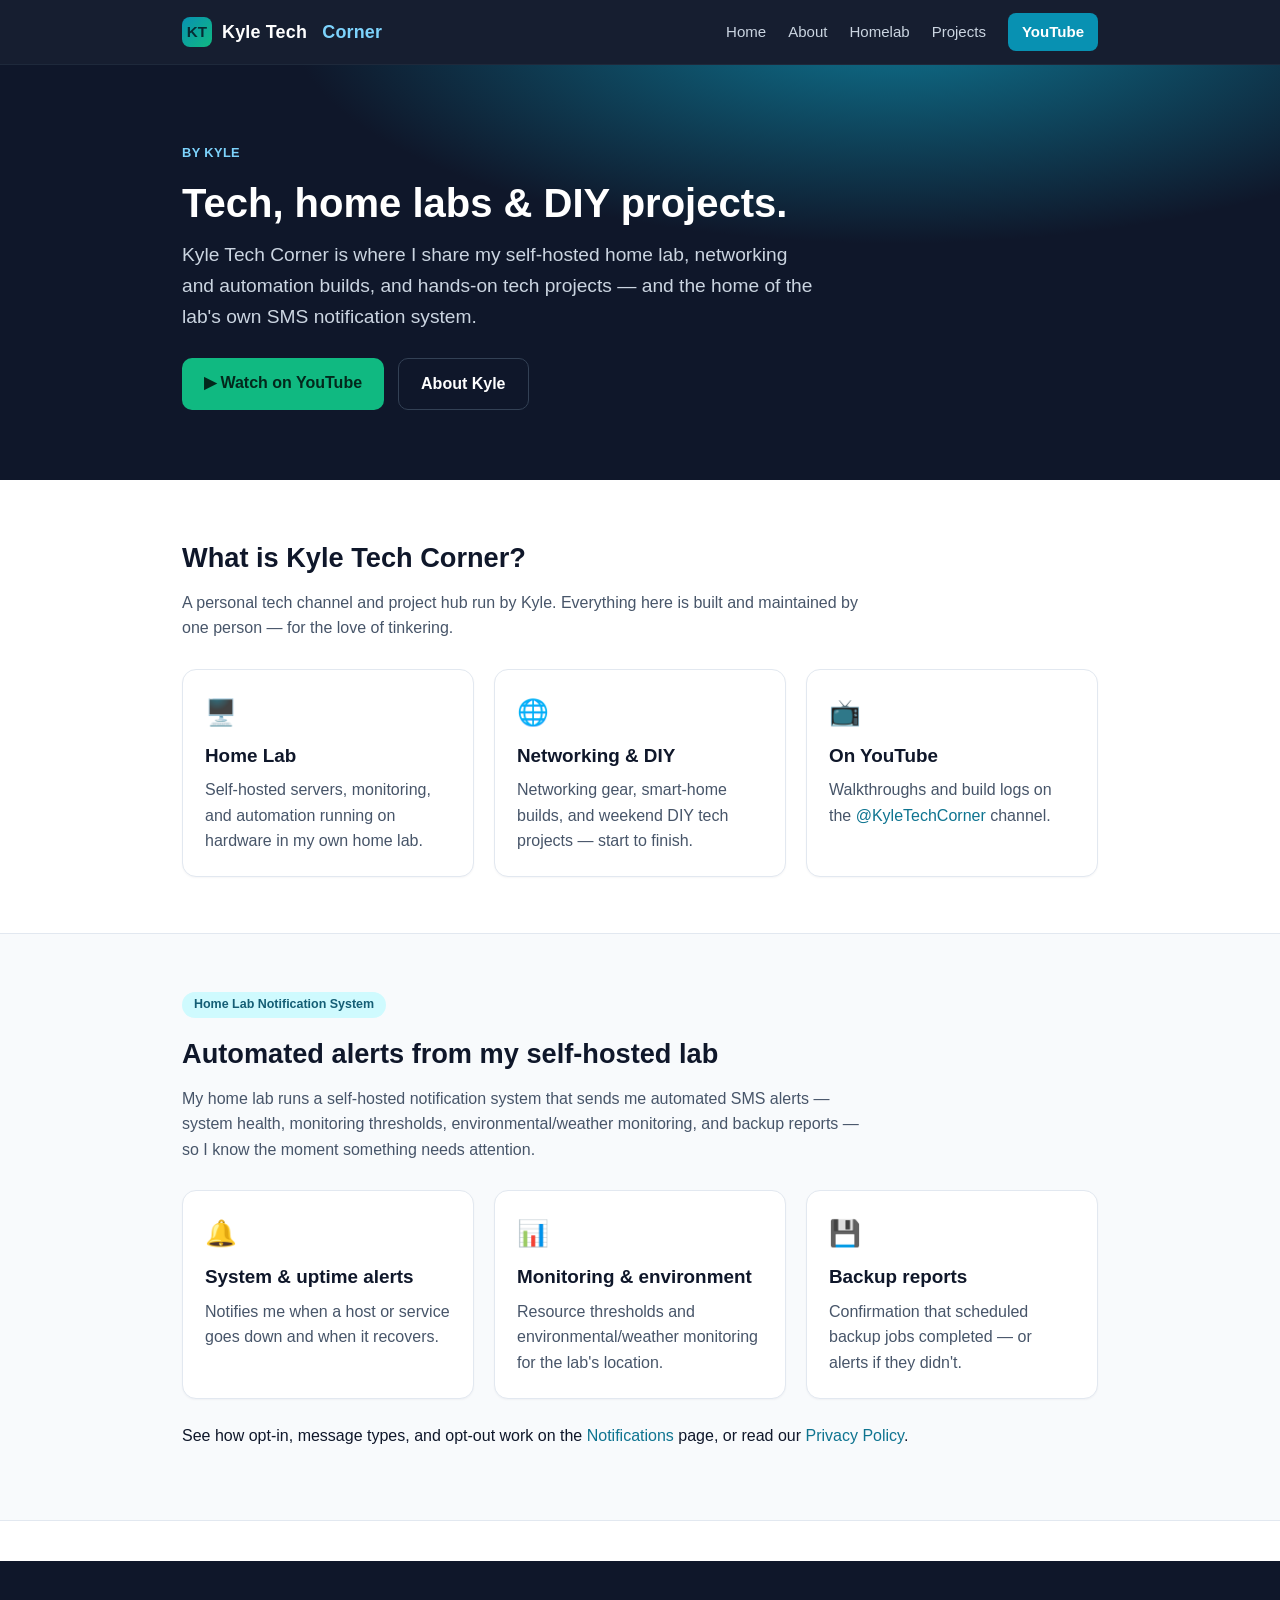
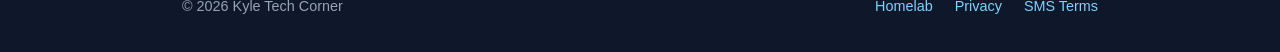
<file: index.html>
<!DOCTYPE html>
<html lang="en">
<head>
<meta name="robots" content="noindex,nofollow">
<meta charset="utf-8">
<meta name="viewport" content="width=device-width, initial-scale=1">
<title>Kyle Tech Corner — Home Lab, Tech & DIY Projects</title>
<meta name="description" content="Kyle Tech Corner is a tech, home lab, and DIY projects channel by Kyle. Home of the Kyle Tech Corner self-hosted home lab notification system.">
<link rel="stylesheet" href="style.css">
</head>
<body>

<header class="site">
  <div class="wrap nav">
    <a class="brand" href="index.html"><span class="logo">KT</span>Kyle&nbsp;Tech&nbsp;<span class="tag">Corner</span></a>
        <nav class="links">
      <a href="index.html">Home</a>
      <a href="about.html">About</a>
      <a href="homelab.html">Homelab</a>
      <a href="projects/index.html">Projects</a>
      <a class="yt" href="https://www.youtube.com/@KyleTechCorner" target="_blank" rel="noopener">YouTube</a>
    </nav>
  </div>
</header>

<section class="hero">
  <div class="wrap">
    <div class="by">By Kyle</div>
    <h1>Tech, home labs &amp; DIY projects.</h1>
    <p class="lead">Kyle Tech Corner is where I share my self-hosted home lab, networking and
    automation builds, and hands-on tech projects — and the home of the lab's own SMS
    notification system.</p>
    <div class="btns">
      <a class="btn primary" href="https://www.youtube.com/@KyleTechCorner" target="_blank" rel="noopener">▶ Watch on YouTube</a>
      <a class="btn ghost" href="about.html">About Kyle</a>
    </div>
  </div>
</section>

<section>
  <div class="wrap">
    <h2>What is Kyle Tech Corner?</h2>
    <p class="sub">A personal tech channel and project hub run by Kyle. Everything here is
    built and maintained by one person — for the love of tinkering.</p>
    <div class="grid">
      <div class="card">
        <div class="ico">🖥️</div>
        <h3>Home Lab</h3>
        <p>Self-hosted servers, monitoring, and automation running on hardware in my own home lab.</p>
      </div>
      <div class="card">
        <div class="ico">🌐</div>
        <h3>Networking &amp; DIY</h3>
        <p>Networking gear, smart-home builds, and weekend DIY tech projects — start to finish.</p>
      </div>
      <div class="card">
        <div class="ico">📺</div>
        <h3>On YouTube</h3>
        <p>Walkthroughs and build logs on the
        <a href="https://www.youtube.com/@KyleTechCorner" target="_blank" rel="noopener">@KyleTechCorner</a> channel.</p>
      </div>
    </div>
  </div>
</section>

<section class="alt">
  <div class="wrap">
    <span class="tag-pill">Home Lab Notification System</span>
    <h2>Automated alerts from my self-hosted lab</h2>
    <p class="sub">My home lab runs a self-hosted notification system that sends me automated SMS
    alerts — system health, monitoring thresholds, environmental/weather monitoring, and backup
    reports — so I know the moment something needs attention.</p>
    <div class="grid">
      <div class="card">
        <div class="ico">🔔</div>
        <h3>System &amp; uptime alerts</h3>
        <p>Notifies me when a host or service goes down and when it recovers.</p>
      </div>
      <div class="card">
        <div class="ico">📊</div>
        <h3>Monitoring &amp; environment</h3>
        <p>Resource thresholds and environmental/weather monitoring for the lab's location.</p>
      </div>
      <div class="card">
        <div class="ico">💾</div>
        <h3>Backup reports</h3>
        <p>Confirmation that scheduled backup jobs completed — or alerts if they didn't.</p>
      </div>
    </div>
    <p style="margin-top:24px">
      See how opt-in, message types, and opt-out work on the
      <a href="notifications.html">Notifications</a> page, or read our
      <a href="privacy.html">Privacy Policy</a>.
    </p>
  </div>
</section>

<footer class="site">
  <div class="wrap row">
    <div>© 2026 Kyle Tech Corner</div>
    <div class="links">
      <a href="homelab.html">Homelab</a>
      <a href="privacy.html">Privacy</a>
      <a href="notifications.html">SMS Terms</a>
    </div>
  </div>
</footer>

</body>
</html>
</file>
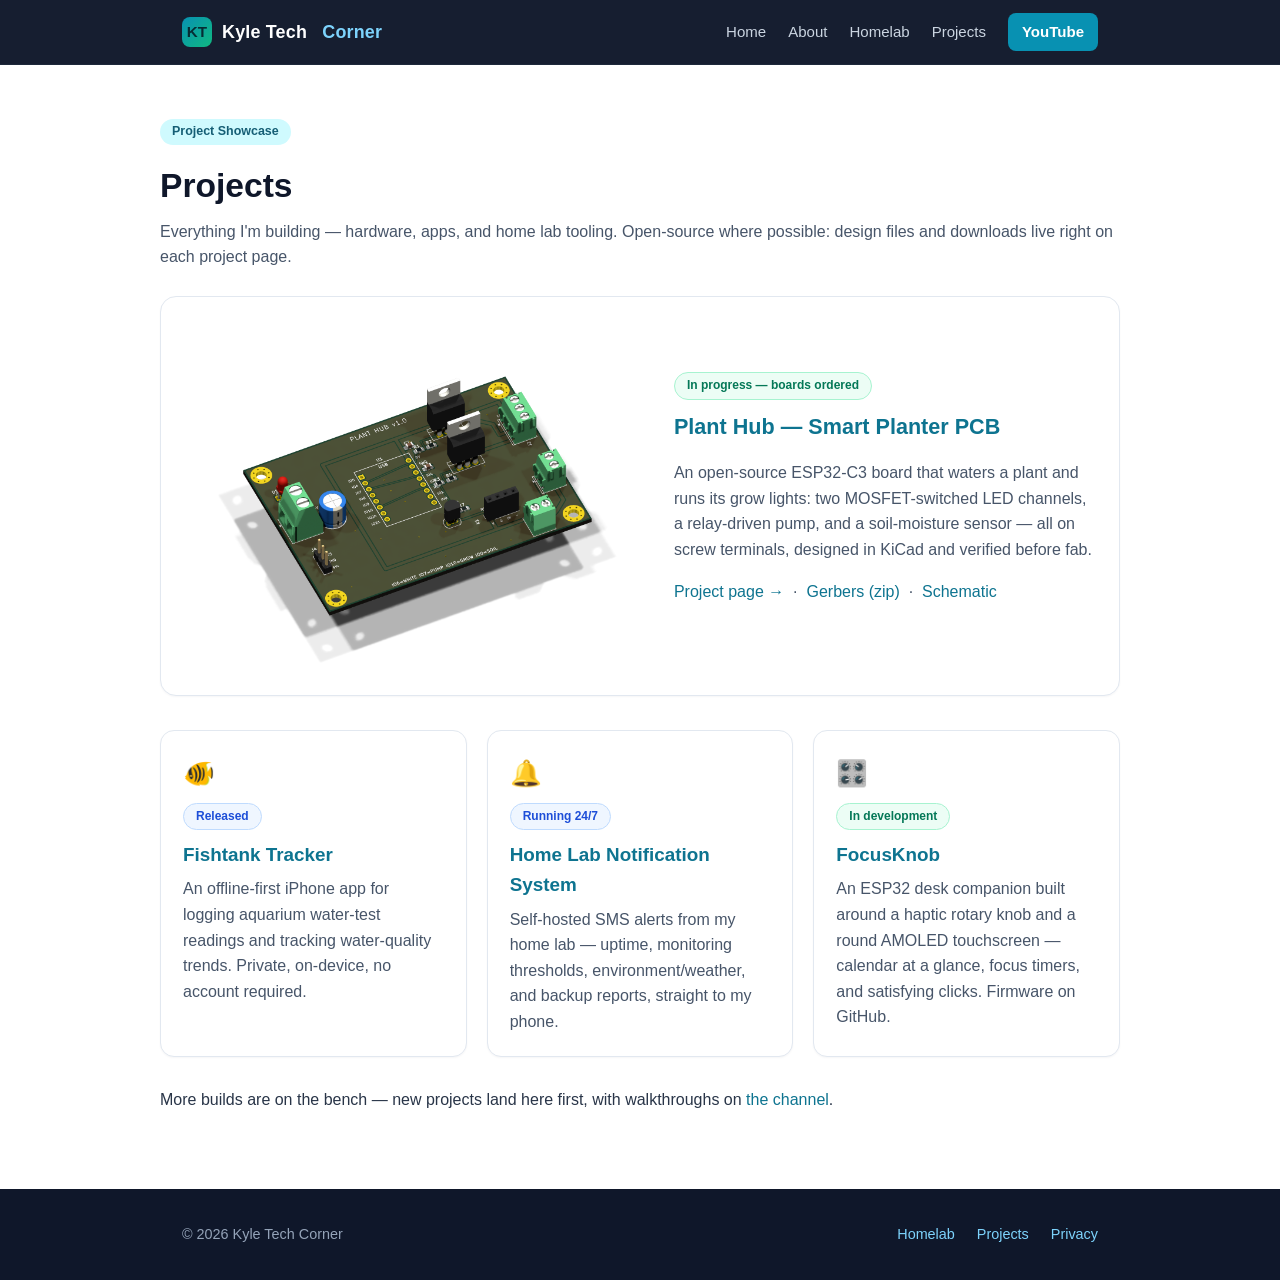
<file: projects/index.html>
<!DOCTYPE html>
<html lang="en">
<head>
<meta charset="utf-8">
<meta name="viewport" content="width=device-width, initial-scale=1">
<title>Projects | Kyle Tech Corner</title>
<meta name="description" content="DIY tech projects by Kyle Tech Corner — open-source PCBs, apps, and home lab builds. Design files and downloads included.">
<link rel="stylesheet" href="../style.css">
<style>
  .feature{display:grid;grid-template-columns:1.1fr 1fr;gap:26px;align-items:center;
    background:var(--bg);border:1px solid var(--line);border-radius:16px;padding:26px;
    box-shadow:0 1px 2px rgba(15,23,42,.04);margin:0 0 34px}
  .feature img{width:100%;height:auto;border-radius:10px;display:block}
  .feature h3{font-size:1.35rem;margin:0 0 8px}
  .feature p{color:var(--ink-soft)}
  .status-pill{display:inline-block;border-radius:999px;padding:3px 12px;font-size:.75rem;font-weight:700;margin-bottom:10px}
  .s-active{background:#ecfdf5;color:#047857;border:1px solid #a7f3d0}
  .s-shipped{background:#eff6ff;color:#1d4ed8;border:1px solid #bfdbfe}
  @media(max-width:700px){.feature{grid-template-columns:1fr}}
</style>
</head>
<body>

<header class="site">
  <div class="wrap nav">
    <a class="brand" href="../index.html"><span class="logo">KT</span>Kyle&nbsp;Tech&nbsp;<span class="tag">Corner</span></a>
        <nav class="links">
      <a href="../index.html">Home</a>
      <a href="../about.html">About</a>
      <a href="../homelab.html">Homelab</a>
      <a href="index.html">Projects</a>
      <a class="yt" href="https://www.youtube.com/@KyleTechCorner" target="_blank" rel="noopener">YouTube</a>
    </nav>
  </div>
</header>

<div class="page wrap">
  <span class="tag-pill">Project Showcase</span>
  <h1>Projects</h1>
  <p class="meta">Everything I'm building — hardware, apps, and home lab tooling. Open-source
  where possible: design files and downloads live right on each project page.</p>

  <div class="feature">
    <a href="plant-hub/index.html"><img src="plant-hub/img/render-iso.png"
      alt="3D render of the Plant Hub v1.0 smart planter PCB"></a>
    <div>
      <span class="status-pill s-active">In progress — boards ordered</span>
      <h3><a href="plant-hub/index.html">Plant Hub — Smart Planter PCB</a></h3>
      <p>An open-source ESP32-C3 board that waters a plant and runs its grow lights:
      two MOSFET-switched LED channels, a relay-driven pump, and a soil-moisture sensor —
      all on screw terminals, designed in KiCad and verified before fab.</p>
      <p><a href="plant-hub/index.html">Project page →</a> &nbsp;·&nbsp;
      <a href="plant-hub/files/plant-hub-v1.0.zip">Gerbers (zip)</a> &nbsp;·&nbsp;
      <a href="plant-hub/files/plant-hub-v1.0-schematic.pdf">Schematic</a></p>
    </div>
  </div>

  <div class="grid">
    <div class="card">
      <div class="ico">🐠</div>
      <span class="status-pill s-shipped">Released</span>
      <h3><a href="../fishtank/index.html">Fishtank Tracker</a></h3>
      <p>An offline-first iPhone app for logging aquarium water-test readings and tracking
      water-quality trends. Private, on-device, no account required.</p>
    </div>
    <div class="card">
      <div class="ico">🔔</div>
      <span class="status-pill s-shipped">Running 24/7</span>
      <h3><a href="../homelab.html">Home Lab Notification System</a></h3>
      <p>Self-hosted SMS alerts from my home lab — uptime, monitoring thresholds,
      environment/weather, and backup reports, straight to my phone.</p>
    </div>
    <div class="card">
      <div class="ico">🎛️</div>
      <span class="status-pill s-active">In development</span>
      <h3><a href="https://github.com/GrayWolf8856/FocusKnob" target="_blank" rel="noopener">FocusKnob</a></h3>
      <p>An ESP32 desk companion built around a haptic rotary knob and a round AMOLED
      touchscreen — calendar at a glance, focus timers, and satisfying clicks. Firmware
      on GitHub.</p>
    </div>
  </div>

  <div class="prose">
    <p style="margin-top:30px">More builds are on the bench — new projects land here first,
    with walkthroughs on <a href="https://www.youtube.com/@KyleTechCorner" target="_blank"
    rel="noopener">the channel</a>.</p>
  </div>
</div>

<footer class="site">
  <div class="wrap row">
    <div>© 2026 Kyle Tech Corner</div>
    <div class="links">
      <a href="../homelab.html">Homelab</a>
      <a href="index.html">Projects</a>
      <a href="../privacy.html">Privacy</a>
    </div>
  </div>
</footer>

</body>
</html>
</file>
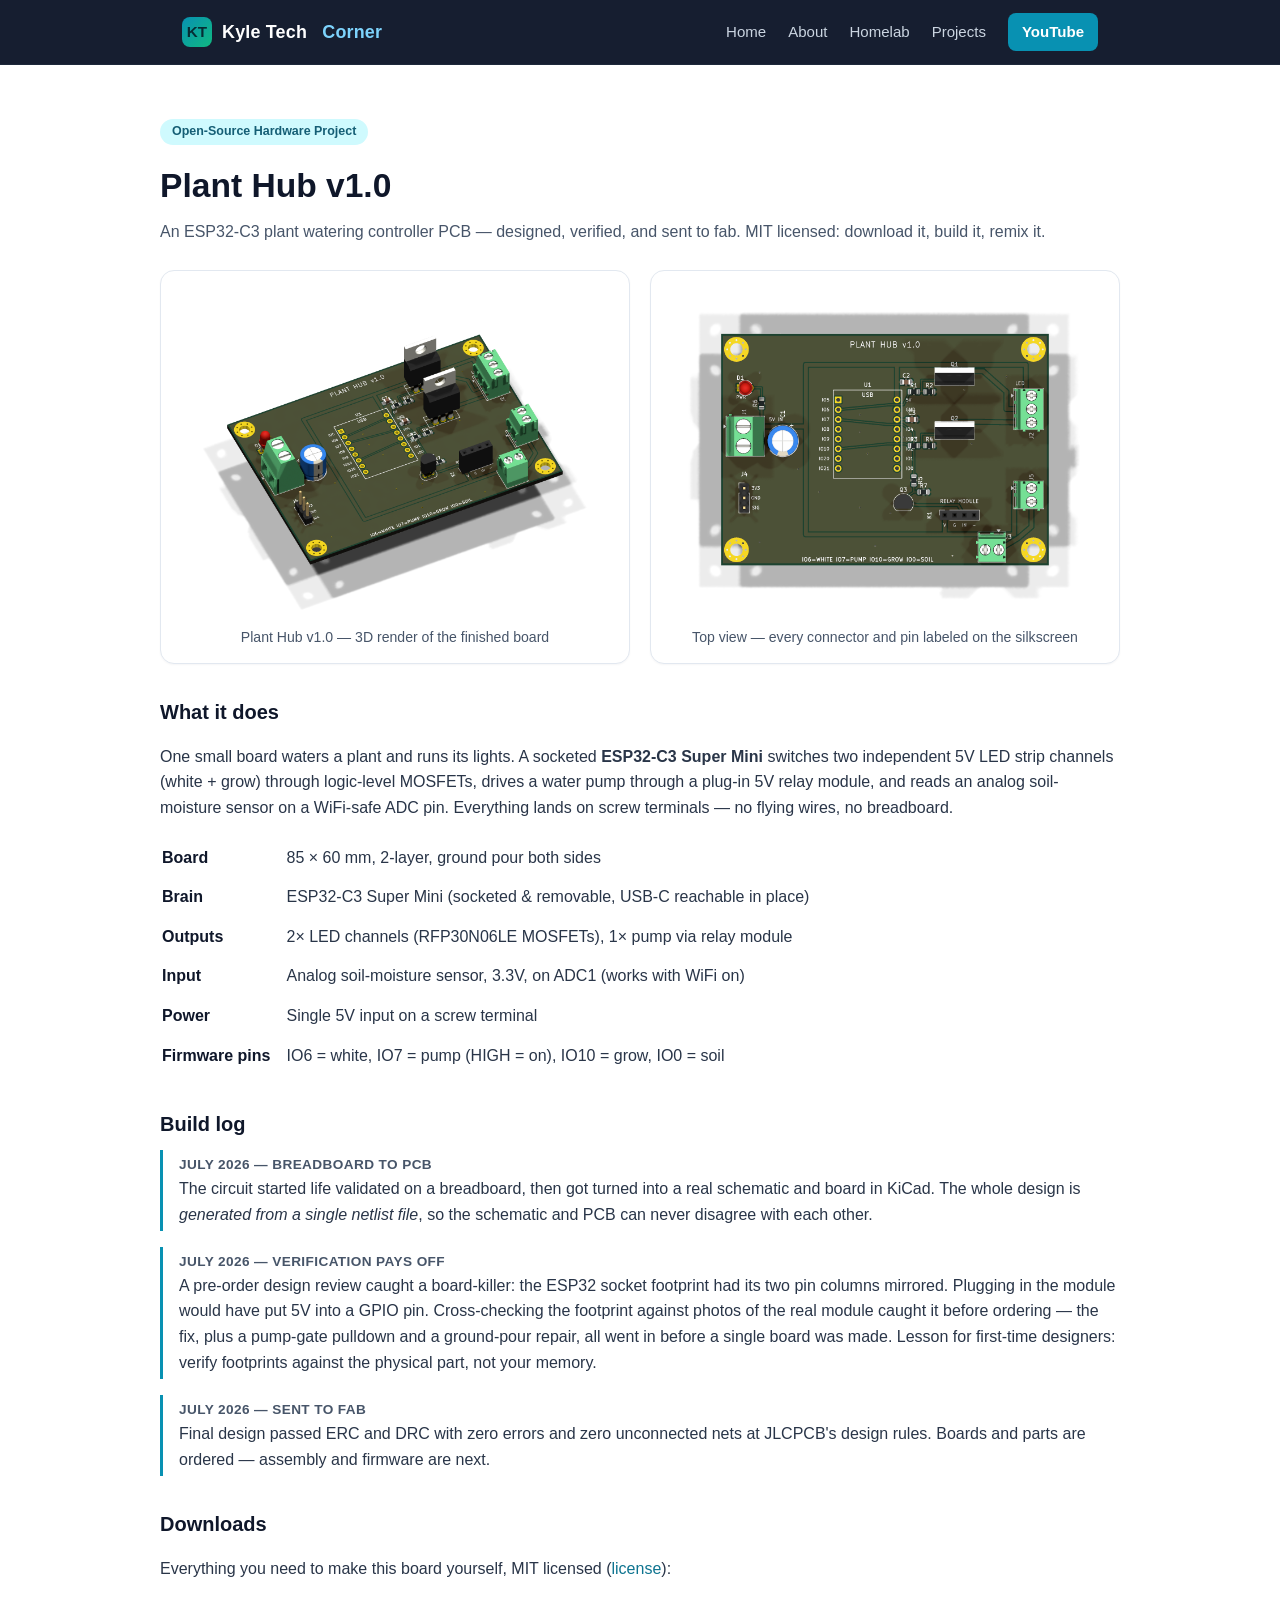
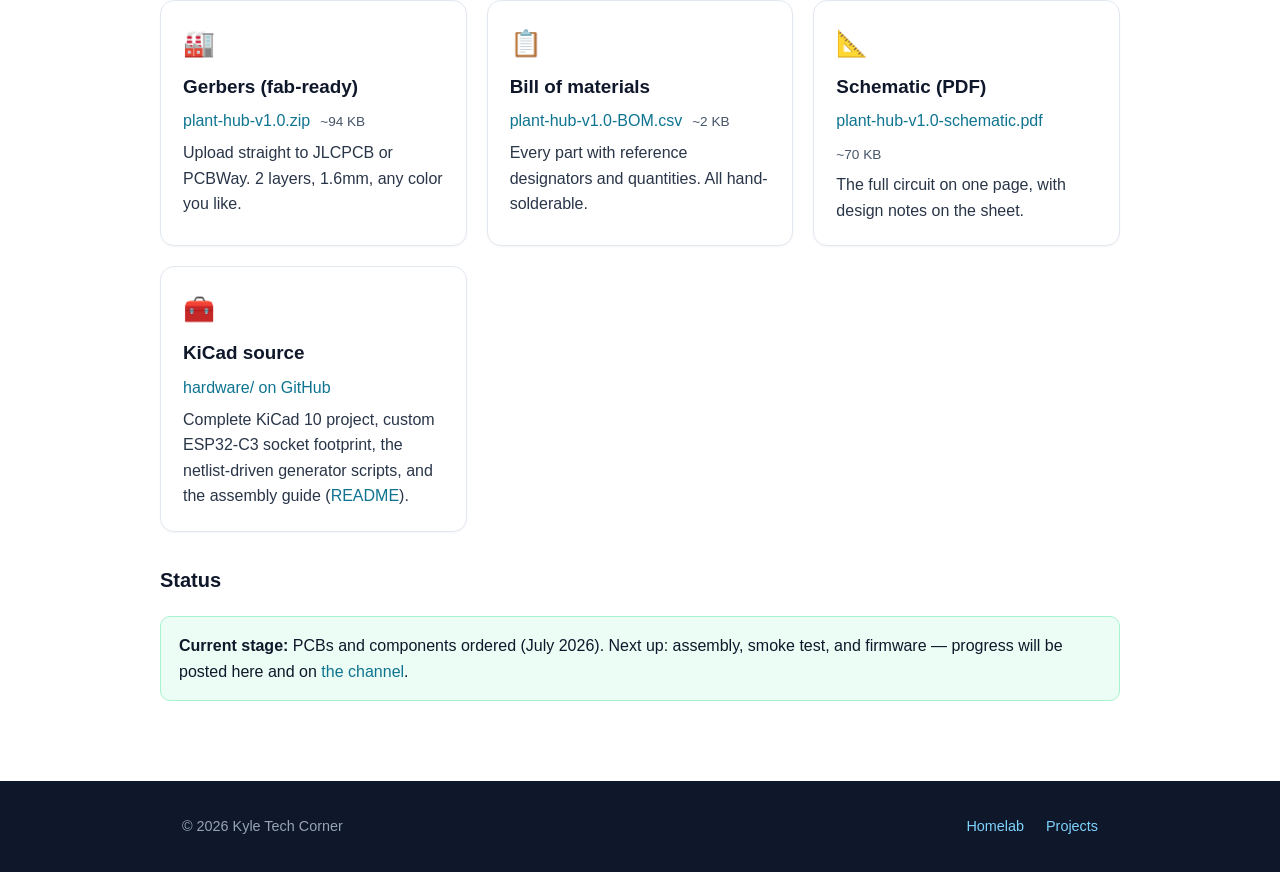
<file: projects/plant-hub/index.html>
<!DOCTYPE html>
<html lang="en">
<head>
<meta name="robots" content="noindex,nofollow">
<meta charset="utf-8">
<meta name="viewport" content="width=device-width, initial-scale=1">
<title>Plant Hub — Open-Source ESP32 Plant Watering PCB | Kyle Tech Corner</title>
<meta name="description" content="Plant Hub v1.0: an open-source ESP32-C3 plant watering controller PCB. Full KiCad design files, Gerbers, BOM, and build log — free to download and build.">
<link rel="stylesheet" href="../../style.css">
<style>
  .shots{display:grid;grid-template-columns:repeat(auto-fit,minmax(300px,1fr));gap:20px;margin:26px 0}
  .shots figure{margin:0;background:var(--bg);border:1px solid var(--line);border-radius:14px;padding:12px;box-shadow:0 1px 2px rgba(15,23,42,.04)}
  .shots img{width:100%;height:auto;border-radius:8px;display:block}
  .shots figcaption{color:var(--ink-soft);font-size:.88rem;padding:10px 4px 2px;text-align:center}
  .dl{display:flex;align-items:baseline;gap:10px;flex-wrap:wrap}
  .dl .size{color:var(--ink-soft);font-size:.85rem}
  .log{list-style:none;padding:0;margin:0}
  .log li{border-left:3px solid var(--brand);padding:4px 0 4px 16px;margin:0 0 16px}
  .log .date{color:var(--ink-soft);font-size:.85rem;font-weight:600;text-transform:uppercase;letter-spacing:.4px}
  .specs td{padding:6px 14px 6px 0;vertical-align:top;color:#293548}
  .specs td:first-child{font-weight:600;color:var(--ink);white-space:nowrap}
</style>
</head>
<body>

<header class="site">
  <div class="wrap nav">
    <a class="brand" href="../../index.html"><span class="logo">KT</span>Kyle&nbsp;Tech&nbsp;<span class="tag">Corner</span></a>
        <nav class="links">
      <a href="../../index.html">Home</a>
      <a href="../../about.html">About</a>
      <a href="../../homelab.html">Homelab</a>
      <a href="../index.html">Projects</a>
      <a class="yt" href="https://www.youtube.com/@KyleTechCorner" target="_blank" rel="noopener">YouTube</a>
    </nav>
  </div>
</header>

<div class="page wrap">
  <span class="tag-pill">Open-Source Hardware Project</span>
  <h1>Plant Hub v1.0</h1>
  <p class="meta">An ESP32-C3 plant watering controller PCB — designed, verified, and sent to fab. MIT licensed: download it, build it, remix it.</p>

  <div class="shots">
    <figure>
      <img src="img/render-iso.png" alt="3D render of the assembled Plant Hub v1.0 PCB, isometric view">
      <figcaption>Plant Hub v1.0 — 3D render of the finished board</figcaption>
    </figure>
    <figure>
      <img src="img/render-top.png" alt="3D render of the Plant Hub v1.0 PCB, top view showing silkscreen labels">
      <figcaption>Top view — every connector and pin labeled on the silkscreen</figcaption>
    </figure>
  </div>

  <div class="prose">
    <h2>What it does</h2>
    <p>One small board waters a plant and runs its lights. A socketed
    <strong>ESP32-C3 Super Mini</strong> switches two independent 5V LED strip channels
    (white + grow) through logic-level MOSFETs, drives a water pump through a plug-in
    5V relay module, and reads an analog soil-moisture sensor on a WiFi-safe ADC pin.
    Everything lands on screw terminals — no flying wires, no breadboard.</p>

    <table class="specs">
      <tr><td>Board</td><td>85 × 60 mm, 2-layer, ground pour both sides</td></tr>
      <tr><td>Brain</td><td>ESP32-C3 Super Mini (socketed &amp; removable, USB-C reachable in place)</td></tr>
      <tr><td>Outputs</td><td>2× LED channels (RFP30N06LE MOSFETs), 1× pump via relay module</td></tr>
      <tr><td>Input</td><td>Analog soil-moisture sensor, 3.3V, on ADC1 (works with WiFi on)</td></tr>
      <tr><td>Power</td><td>Single 5V input on a screw terminal</td></tr>
      <tr><td>Firmware pins</td><td>IO6 = white, IO7 = pump (HIGH = on), IO10 = grow, IO0 = soil</td></tr>
    </table>

    <h2>Build log</h2>
    <ul class="log">
      <li>
        <div class="date">July 2026 — Breadboard to PCB</div>
        The circuit started life validated on a breadboard, then got turned into a real
        schematic and board in KiCad. The whole design is <em>generated from a single
        netlist file</em>, so the schematic and PCB can never disagree with each other.
      </li>
      <li>
        <div class="date">July 2026 — Verification pays off</div>
        A pre-order design review caught a board-killer: the ESP32 socket footprint had its
        two pin columns mirrored. Plugging in the module would have put 5V into a GPIO pin.
        Cross-checking the footprint against photos of the real module caught it before
        ordering — the fix, plus a pump-gate pulldown and a ground-pour repair, all went in
        before a single board was made. Lesson for first-time designers: verify footprints
        against the physical part, not your memory.
      </li>
      <li>
        <div class="date">July 2026 — Sent to fab</div>
        Final design passed ERC and DRC with zero errors and zero unconnected nets at
        JLCPCB's design rules. Boards and parts are ordered — assembly and firmware are next.
      </li>
    </ul>

    <h2>Downloads</h2>
    <p>Everything you need to make this board yourself, MIT licensed
    (<a href="LICENSE">license</a>):</p>
    <div class="grid" style="margin:18px 0 8px">
      <div class="card">
        <div class="ico">🏭</div>
        <h3>Gerbers (fab-ready)</h3>
        <p class="dl"><a href="files/plant-hub-v1.0.zip">plant-hub-v1.0.zip</a>
        <span class="size">~94 KB</span></p>
        <p>Upload straight to JLCPCB or PCBWay. 2 layers, 1.6mm, any color you like.</p>
      </div>
      <div class="card">
        <div class="ico">📋</div>
        <h3>Bill of materials</h3>
        <p class="dl"><a href="files/plant-hub-v1.0-BOM.csv">plant-hub-v1.0-BOM.csv</a>
        <span class="size">~2 KB</span></p>
        <p>Every part with reference designators and quantities. All hand-solderable.</p>
      </div>
      <div class="card">
        <div class="ico">📐</div>
        <h3>Schematic (PDF)</h3>
        <p class="dl"><a href="files/plant-hub-v1.0-schematic.pdf">plant-hub-v1.0-schematic.pdf</a>
        <span class="size">~70 KB</span></p>
        <p>The full circuit on one page, with design notes on the sheet.</p>
      </div>
      <div class="card">
        <div class="ico">🧰</div>
        <h3>KiCad source</h3>
        <p class="dl"><a href="https://github.com/GrayWolf8856/kyletechcorner-preview/tree/main/projects/plant-hub/hardware" target="_blank" rel="noopener">hardware/ on GitHub</a></p>
        <p>Complete KiCad 10 project, custom ESP32-C3 socket footprint, the netlist-driven
        generator scripts, and the assembly guide (<a href="https://github.com/GrayWolf8856/kyletechcorner-preview/blob/main/projects/plant-hub/hardware/README.md" target="_blank" rel="noopener">README</a>).</p>
      </div>
    </div>

    <h2>Status</h2>
    <div class="highlight">
      <strong>Current stage:</strong> PCBs and components ordered (July 2026). Next up:
      assembly, smoke test, and firmware — progress will be posted here and on
      <a href="https://www.youtube.com/@KyleTechCorner" target="_blank" rel="noopener">the channel</a>.
    </div>
  </div>
</div>

<footer class="site">
  <div class="wrap row">
    <div>© 2026 Kyle Tech Corner</div>
    <div class="links">
      <a href="../../homelab.html">Homelab</a>
      <a href="../index.html">Projects</a>
    </div>
  </div>
</footer>

</body>
</html>
</file>
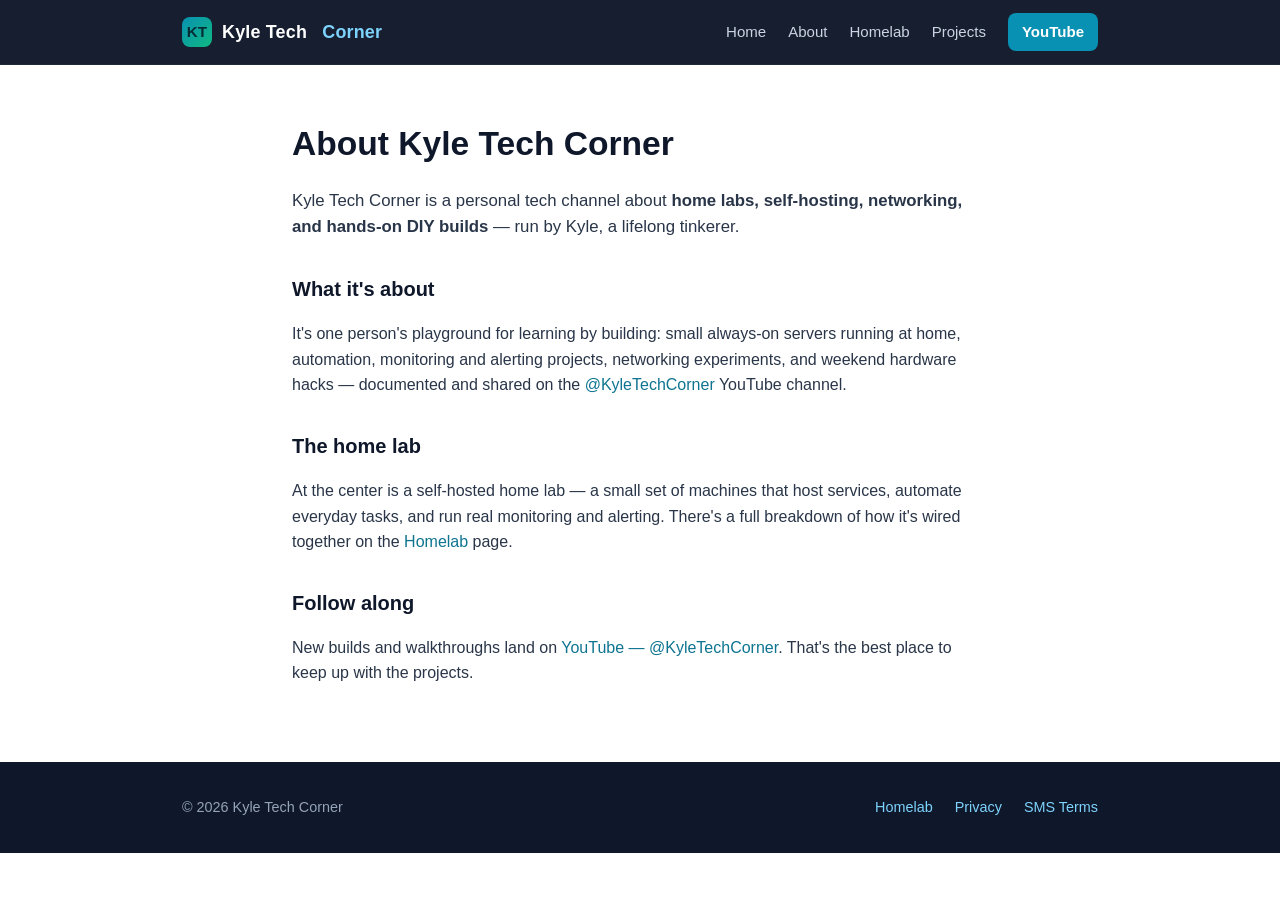
<file: about.html>
<!DOCTYPE html>
<html lang="en">
<head>
<meta name="robots" content="noindex,nofollow">
<meta charset="utf-8">
<meta name="viewport" content="width=device-width, initial-scale=1">
<title>About — Kyle Tech Corner</title>
<meta name="description" content="About Kyle Tech Corner — a home lab, self-hosting, networking, and DIY tech channel.">
<link rel="stylesheet" href="style.css">
</head>
<body>

<header class="site">
  <div class="wrap nav">
    <a class="brand" href="index.html"><span class="logo">KT</span>Kyle&nbsp;Tech&nbsp;<span class="tag">Corner</span></a>
    <nav class="links">
      <a href="index.html">Home</a>
      <a href="about.html">About</a>
      <a href="homelab.html">Homelab</a>
      <a href="projects/index.html">Projects</a>
      <a class="yt" href="https://www.youtube.com/@KyleTechCorner" target="_blank" rel="noopener">YouTube</a>
    </nav>
  </div>
</header>

<div class="page">
  <div class="wrap prose" style="max-width:740px">
    <h1>About Kyle Tech Corner</h1>
    <p class="lede">Kyle Tech Corner is a personal tech channel about <strong>home labs,
    self-hosting, networking, and hands-on DIY builds</strong> — run by Kyle, a lifelong tinkerer.</p>

    <h2>What it's about</h2>
    <p>It's one person's playground for learning by building: small always-on servers running at
    home, automation, monitoring and alerting projects, networking experiments, and weekend
    hardware hacks — documented and shared on the
    <a href="https://www.youtube.com/@KyleTechCorner" target="_blank" rel="noopener">@KyleTechCorner</a>
    YouTube channel.</p>

    <h2>The home lab</h2>
    <p>At the center is a self-hosted home lab — a small set of machines that host services,
    automate everyday tasks, and run real monitoring and alerting. There's a full breakdown of how
    it's wired together on the <a href="homelab.html">Homelab</a> page.</p>

    <h2>Follow along</h2>
    <p>New builds and walkthroughs land on
    <a href="https://www.youtube.com/@KyleTechCorner" target="_blank" rel="noopener">YouTube — @KyleTechCorner</a>.
    That's the best place to keep up with the projects.</p>
  </div>
</div>

<footer class="site">
  <div class="wrap row">
    <div>© 2026 Kyle Tech Corner</div>
    <div class="links">
      <a href="homelab.html">Homelab</a>
      <a href="privacy.html">Privacy</a>
      <a href="notifications.html">SMS Terms</a>
    </div>
  </div>
</footer>

</body>
</html>
</file>
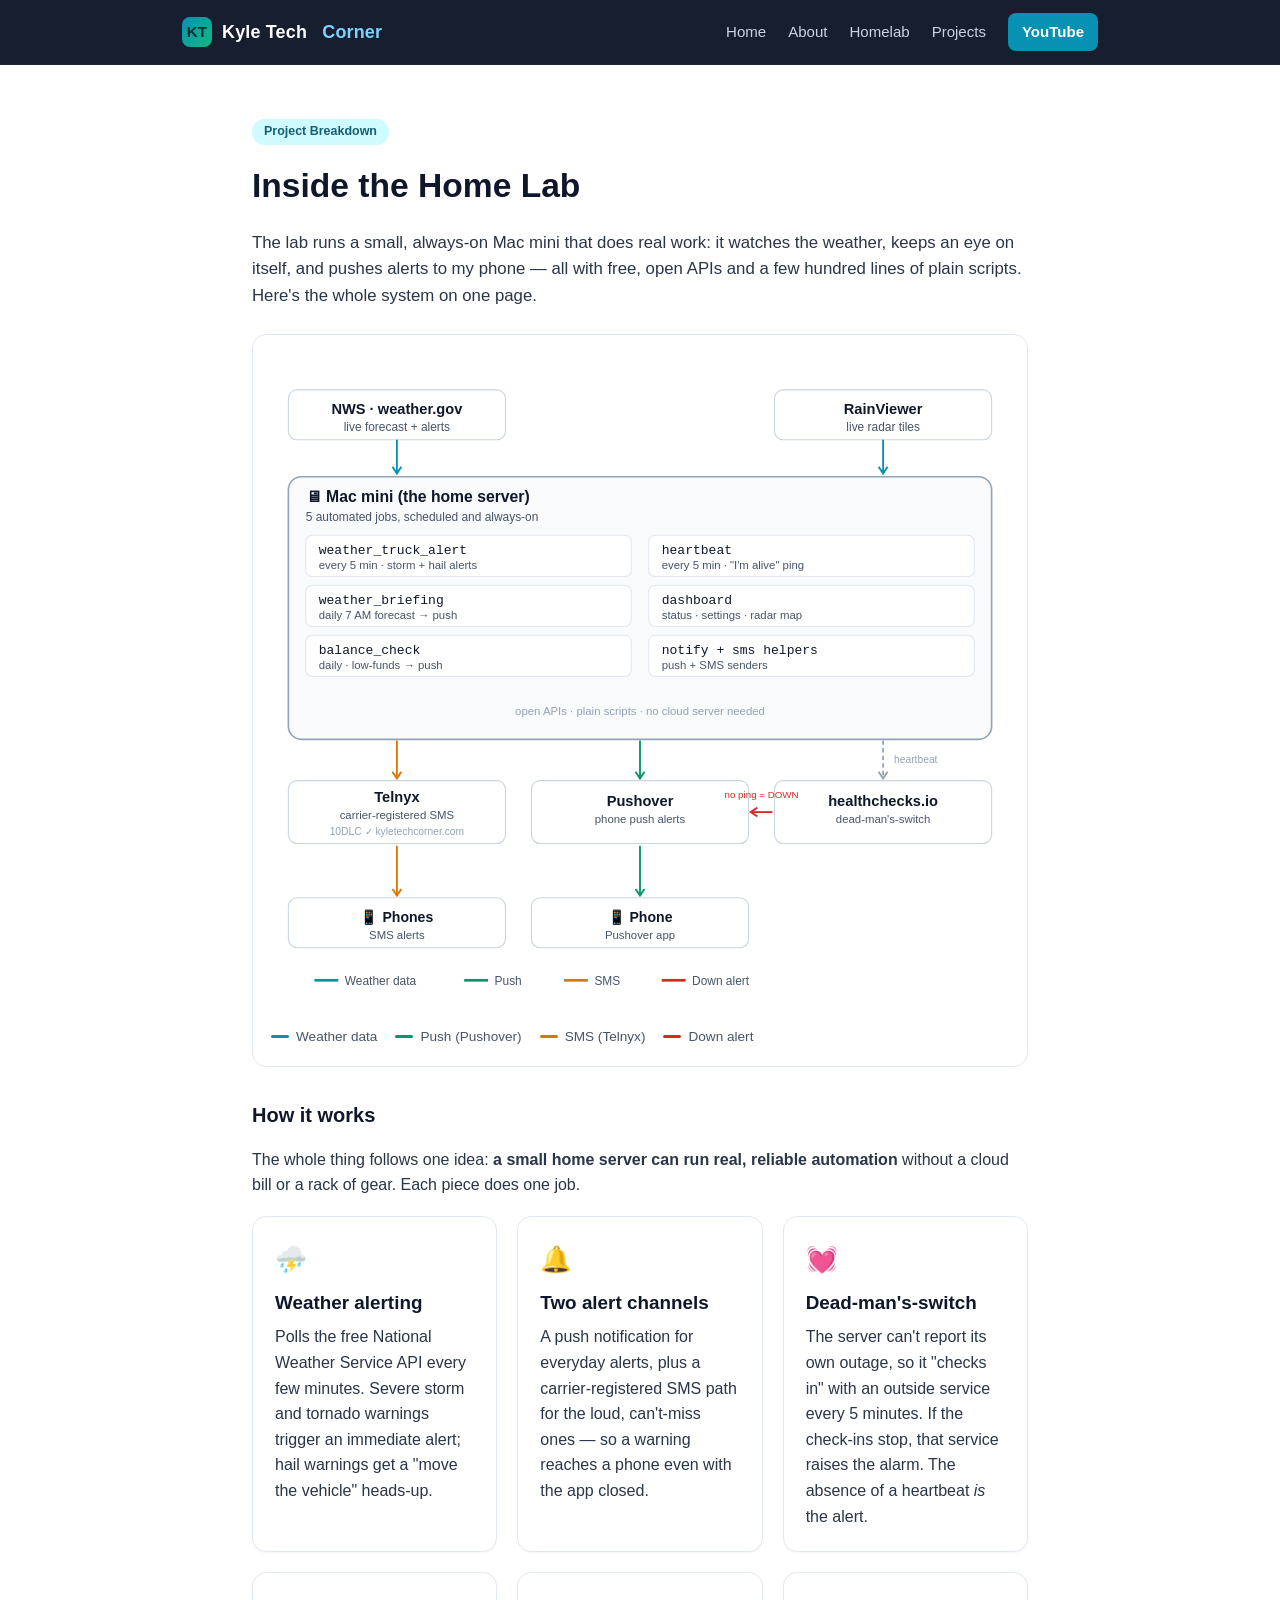
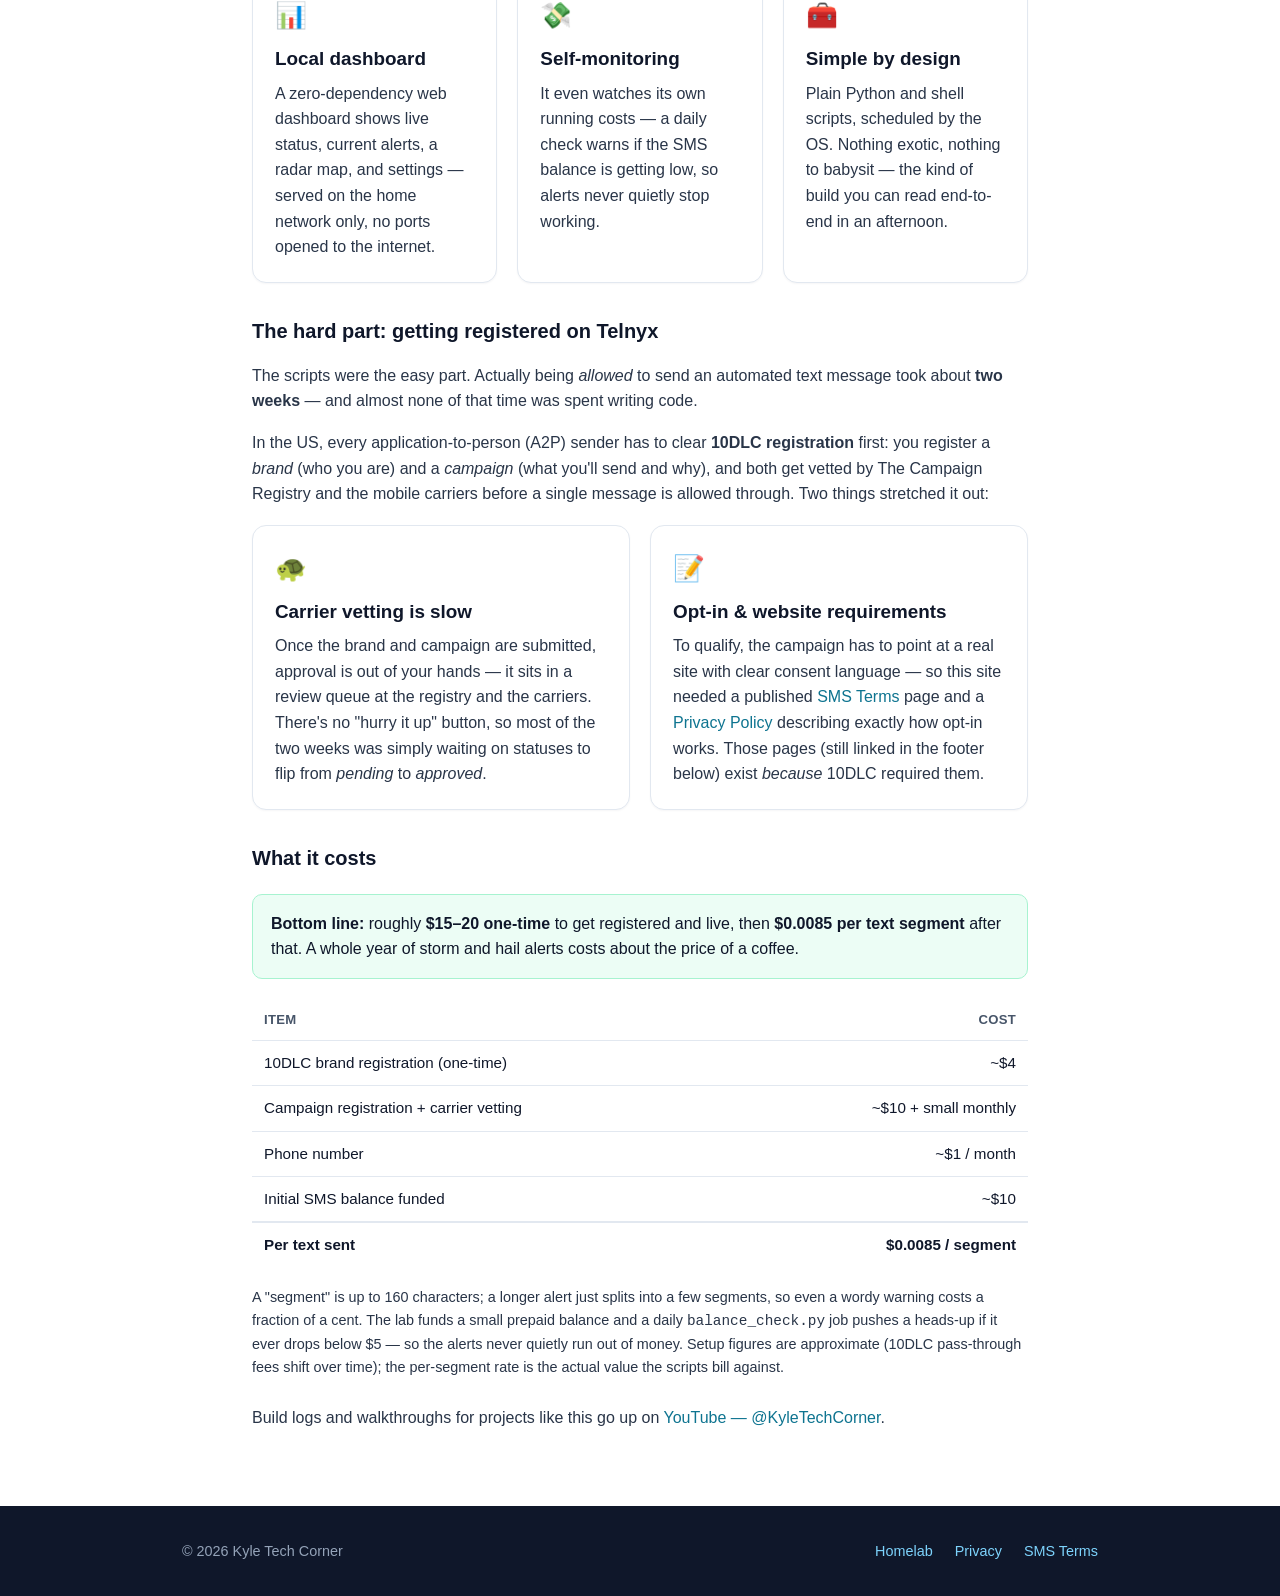
<file: homelab.html>
<!DOCTYPE html>
<html lang="en">
<head>
<meta name="robots" content="noindex,nofollow">
<meta charset="utf-8">
<meta name="viewport" content="width=device-width, initial-scale=1">
<title>Inside the Home Lab — Kyle Tech Corner</title>
<meta name="description" content="A breakdown of the Kyle Tech Corner self-hosted home lab: weather alerting, push + SMS notifications, a dead-man's-switch watchdog, and a live dashboard.">
<link rel="stylesheet" href="style.css">
<style>
  .diagram-card{background:#fff;border:1px solid var(--line);border-radius:14px;padding:18px;margin:24px 0;overflow-x:auto}
  .legend-row{display:flex;flex-wrap:wrap;gap:18px;font-size:.85rem;color:var(--ink-soft);margin-top:6px}
  .legend-row span{display:inline-flex;align-items:center;gap:7px}
  .legend-row i{width:18px;height:3px;border-radius:2px;display:inline-block}
  .cost-table{width:100%;border-collapse:collapse;margin:18px 0;font-size:.95rem}
  .cost-table th,.cost-table td{text-align:left;padding:10px 12px;border-bottom:1px solid var(--line)}
  .cost-table th{color:var(--ink-soft);font-weight:600;font-size:.82rem;text-transform:uppercase;letter-spacing:.3px}
  .cost-table td:last-child,.cost-table th:last-child{text-align:right;white-space:nowrap}
  .cost-table tr.total td{border-top:2px solid var(--line);border-bottom:none;font-weight:700}
</style>
</head>
<body>

<header class="site">
  <div class="wrap nav">
    <a class="brand" href="index.html"><span class="logo">KT</span>Kyle&nbsp;Tech&nbsp;<span class="tag">Corner</span></a>
    <nav class="links">
      <a href="index.html">Home</a>
      <a href="about.html">About</a>
      <a href="homelab.html">Homelab</a>
      <a href="projects/index.html">Projects</a>
      <a class="yt" href="https://www.youtube.com/@KyleTechCorner" target="_blank" rel="noopener">YouTube</a>
    </nav>
  </div>
</header>

<div class="page">
  <div class="wrap prose" style="max-width:820px">
    <span class="tag-pill">Project Breakdown</span>
    <h1>Inside the Home Lab</h1>
    <p class="lede">The lab runs a small, always-on Mac mini that does real work: it watches the
    weather, keeps an eye on itself, and pushes alerts to my phone — all with free, open APIs and
    a few hundred lines of plain scripts. Here's the whole system on one page.</p>

    <div class="diagram-card">
      <svg width="100%" viewBox="0 0 680 600" role="img" xmlns="http://www.w3.org/2000/svg" style="min-width:640px">
        <title>Home lab alerting architecture</title>
        <desc>A Mac mini runs five scheduled jobs that pull weather data and push alerts out through SMS, push notifications, and a dead-man's-switch watchdog.</desc>
        <defs>
          <marker id="ab" viewBox="0 0 10 10" refX="8" refY="5" markerWidth="6" markerHeight="6" orient="auto-start-reverse"><path d="M2 1L8 5L2 9" fill="none" stroke="#0891b2" stroke-width="1.7"/></marker>
          <marker id="ag" viewBox="0 0 10 10" refX="8" refY="5" markerWidth="6" markerHeight="6" orient="auto-start-reverse"><path d="M2 1L8 5L2 9" fill="none" stroke="#059669" stroke-width="1.7"/></marker>
          <marker id="aw" viewBox="0 0 10 10" refX="8" refY="5" markerWidth="6" markerHeight="6" orient="auto-start-reverse"><path d="M2 1L8 5L2 9" fill="none" stroke="#d97706" stroke-width="1.7"/></marker>
          <marker id="ar" viewBox="0 0 10 10" refX="8" refY="5" markerWidth="6" markerHeight="6" orient="auto-start-reverse"><path d="M2 1L8 5L2 9" fill="none" stroke="#dc2626" stroke-width="1.7"/></marker>
          <marker id="agr" viewBox="0 0 10 10" refX="8" refY="5" markerWidth="6" markerHeight="6" orient="auto-start-reverse"><path d="M2 1L8 5L2 9" fill="none" stroke="#94a3b8" stroke-width="1.7"/></marker>
        </defs>

        <!-- Row A: data sources -->
        <rect x="16" y="34" width="200" height="46" rx="8" fill="#fff" stroke="#cbd5e1"/>
        <text x="116" y="56" text-anchor="middle" font-size="13.5" font-weight="600" fill="#0f172a">NWS · weather.gov</text>
        <text x="116" y="72" text-anchor="middle" font-size="11" fill="#475569">live forecast + alerts</text>

        <rect x="464" y="34" width="200" height="46" rx="8" fill="#fff" stroke="#cbd5e1"/>
        <text x="564" y="56" text-anchor="middle" font-size="13.5" font-weight="600" fill="#0f172a">RainViewer</text>
        <text x="564" y="72" text-anchor="middle" font-size="11" fill="#475569">live radar tiles</text>

        <line x1="116" y1="80" x2="116" y2="111" stroke="#0891b2" stroke-width="1.7" marker-end="url(#ab)"/>
        <line x1="564" y1="80" x2="564" y2="111" stroke="#0891b2" stroke-width="1.7" marker-end="url(#ab)"/>

        <!-- Mac mini -->
        <rect x="16" y="114" width="648" height="242" rx="12" fill="#f8fafc" stroke="#94a3b8" stroke-width="1.5"/>
        <text x="32" y="137" font-size="14.5" font-weight="600" fill="#0f172a">🖥  Mac mini (the home server)</text>
        <text x="32" y="155" font-size="11" fill="#475569">5 automated jobs, scheduled and always-on</text>

        <rect x="32" y="168" width="300" height="38" rx="6" fill="#fff" stroke="#e2e8f0"/>
        <text x="44" y="185" font-size="12" font-family="ui-monospace,monospace" fill="#0f172a">weather_truck_alert</text>
        <text x="44" y="199" font-size="10.5" fill="#475569">every 5 min · storm + hail alerts</text>

        <rect x="32" y="214" width="300" height="38" rx="6" fill="#fff" stroke="#e2e8f0"/>
        <text x="44" y="231" font-size="12" font-family="ui-monospace,monospace" fill="#0f172a">weather_briefing</text>
        <text x="44" y="245" font-size="10.5" fill="#475569">daily 7 AM forecast → push</text>

        <rect x="32" y="260" width="300" height="38" rx="6" fill="#fff" stroke="#e2e8f0"/>
        <text x="44" y="277" font-size="12" font-family="ui-monospace,monospace" fill="#0f172a">balance_check</text>
        <text x="44" y="291" font-size="10.5" fill="#475569">daily · low-funds → push</text>

        <rect x="348" y="168" width="300" height="38" rx="6" fill="#fff" stroke="#e2e8f0"/>
        <text x="360" y="185" font-size="12" font-family="ui-monospace,monospace" fill="#0f172a">heartbeat</text>
        <text x="360" y="199" font-size="10.5" fill="#475569">every 5 min · "I'm alive" ping</text>

        <rect x="348" y="214" width="300" height="38" rx="6" fill="#fff" stroke="#e2e8f0"/>
        <text x="360" y="231" font-size="12" font-family="ui-monospace,monospace" fill="#0f172a">dashboard</text>
        <text x="360" y="245" font-size="10.5" fill="#475569">status · settings · radar map</text>

        <rect x="348" y="260" width="300" height="38" rx="6" fill="#fff" stroke="#e2e8f0"/>
        <text x="360" y="277" font-size="12" font-family="ui-monospace,monospace" fill="#0f172a">notify + sms helpers</text>
        <text x="360" y="291" font-size="10.5" fill="#475569">push + SMS senders</text>

        <text x="340" y="334" text-anchor="middle" font-size="10.5" fill="#94a3b8">open APIs · plain scripts · no cloud server needed</text>

        <!-- mini out -->
        <line x1="116" y1="357" x2="116" y2="392" stroke="#d97706" stroke-width="1.7" marker-end="url(#aw)"/>
        <line x1="340" y1="357" x2="340" y2="392" stroke="#059669" stroke-width="1.7" marker-end="url(#ag)"/>
        <line x1="564" y1="357" x2="564" y2="392" stroke="#94a3b8" stroke-width="1.7" stroke-dasharray="4 3" marker-end="url(#agr)"/>
        <text x="574" y="378" font-size="9.5" fill="#94a3b8">heartbeat</text>

        <!-- Row C: delivery -->
        <rect x="16" y="394" width="200" height="58" rx="8" fill="#fff" stroke="#cbd5e1"/>
        <text x="116" y="414" text-anchor="middle" font-size="13.5" font-weight="600" fill="#0f172a">Telnyx</text>
        <text x="116" y="429" text-anchor="middle" font-size="10.5" fill="#475569">carrier-registered SMS</text>
        <text x="116" y="444" text-anchor="middle" font-size="9.5" fill="#94a3b8">10DLC ✓ kyletechcorner.com</text>

        <rect x="240" y="394" width="200" height="58" rx="8" fill="#fff" stroke="#cbd5e1"/>
        <text x="340" y="417" text-anchor="middle" font-size="13.5" font-weight="600" fill="#0f172a">Pushover</text>
        <text x="340" y="433" text-anchor="middle" font-size="10.5" fill="#475569">phone push alerts</text>

        <rect x="464" y="394" width="200" height="58" rx="8" fill="#fff" stroke="#cbd5e1"/>
        <text x="564" y="417" text-anchor="middle" font-size="13.5" font-weight="600" fill="#0f172a">healthchecks.io</text>
        <text x="564" y="433" text-anchor="middle" font-size="10.5" fill="#475569">dead-man's-switch</text>

        <line x1="462" y1="423" x2="442" y2="423" stroke="#dc2626" stroke-width="1.7" marker-end="url(#ar)"/>
        <text x="452" y="410" text-anchor="middle" font-size="9" fill="#dc2626">no ping = DOWN</text>

        <line x1="116" y1="454" x2="116" y2="500" stroke="#d97706" stroke-width="1.7" marker-end="url(#aw)"/>
        <line x1="340" y1="454" x2="340" y2="500" stroke="#059669" stroke-width="1.7" marker-end="url(#ag)"/>

        <!-- Row D: phones -->
        <rect x="16" y="502" width="200" height="46" rx="8" fill="#fff" stroke="#cbd5e1"/>
        <text x="116" y="524" text-anchor="middle" font-size="13" font-weight="600" fill="#0f172a">📱 Phones</text>
        <text x="116" y="540" text-anchor="middle" font-size="10.5" fill="#475569">SMS alerts</text>

        <rect x="240" y="502" width="200" height="46" rx="8" fill="#fff" stroke="#cbd5e1"/>
        <text x="340" y="524" text-anchor="middle" font-size="13" font-weight="600" fill="#0f172a">📱 Phone</text>
        <text x="340" y="540" text-anchor="middle" font-size="10.5" fill="#475569">Pushover app</text>

        <!-- legend -->
        <line x1="40" y1="578" x2="62" y2="578" stroke="#0891b2" stroke-width="2.5"/>
        <text x="68" y="582" font-size="11" fill="#475569">Weather data</text>
        <line x1="178" y1="578" x2="200" y2="578" stroke="#059669" stroke-width="2.5"/>
        <text x="206" y="582" font-size="11" fill="#475569">Push</text>
        <line x1="270" y1="578" x2="292" y2="578" stroke="#d97706" stroke-width="2.5"/>
        <text x="298" y="582" font-size="11" fill="#475569">SMS</text>
        <line x1="360" y1="578" x2="382" y2="578" stroke="#dc2626" stroke-width="2.5"/>
        <text x="388" y="582" font-size="11" fill="#475569">Down alert</text>
      </svg>
      <div class="legend-row" style="margin-top:14px">
        <span><i style="background:#0891b2"></i>Weather data</span>
        <span><i style="background:#059669"></i>Push (Pushover)</span>
        <span><i style="background:#d97706"></i>SMS (Telnyx)</span>
        <span><i style="background:#dc2626"></i>Down alert</span>
      </div>
    </div>

    <h2>How it works</h2>
    <p>The whole thing follows one idea: <strong>a small home server can run real, reliable
    automation</strong> without a cloud bill or a rack of gear. Each piece does one job.</p>

    <div class="grid" style="margin-top:18px">
      <div class="card">
        <div class="ico">⛈️</div>
        <h3>Weather alerting</h3>
        <p>Polls the free National Weather Service API every few minutes. Severe storm and tornado
        warnings trigger an immediate alert; hail warnings get a "move the vehicle" heads-up.</p>
      </div>
      <div class="card">
        <div class="ico">🔔</div>
        <h3>Two alert channels</h3>
        <p>A push notification for everyday alerts, plus a carrier-registered SMS path for the loud,
        can't-miss ones — so a warning reaches a phone even with the app closed.</p>
      </div>
      <div class="card">
        <div class="ico">💓</div>
        <h3>Dead-man's-switch</h3>
        <p>The server can't report its own outage, so it "checks in" with an outside service every
        5 minutes. If the check-ins stop, that service raises the alarm. The absence of a heartbeat
        <em>is</em> the alert.</p>
      </div>
      <div class="card">
        <div class="ico">📊</div>
        <h3>Local dashboard</h3>
        <p>A zero-dependency web dashboard shows live status, current alerts, a radar map, and
        settings — served on the home network only, no ports opened to the internet.</p>
      </div>
      <div class="card">
        <div class="ico">💸</div>
        <h3>Self-monitoring</h3>
        <p>It even watches its own running costs — a daily check warns if the SMS balance is
        getting low, so alerts never quietly stop working.</p>
      </div>
      <div class="card">
        <div class="ico">🧰</div>
        <h3>Simple by design</h3>
        <p>Plain Python and shell scripts, scheduled by the OS. Nothing exotic, nothing to babysit —
        the kind of build you can read end-to-end in an afternoon.</p>
      </div>
    </div>

    <h2>The hard part: getting registered on Telnyx</h2>
    <p>The scripts were the easy part. Actually being <em>allowed</em> to send an automated
    text message took about <strong>two weeks</strong> — and almost none of that time was spent
    writing code.</p>

    <p>In the US, every application-to-person (A2P) sender has to clear <strong>10DLC
    registration</strong> first: you register a <em>brand</em> (who you are) and a <em>campaign</em>
    (what you'll send and why), and both get vetted by The Campaign Registry and the mobile carriers
    before a single message is allowed through. Two things stretched it out:</p>

    <div class="grid" style="margin-top:18px">
      <div class="card">
        <div class="ico">🐢</div>
        <h3>Carrier vetting is slow</h3>
        <p>Once the brand and campaign are submitted, approval is out of your hands — it sits in a
        review queue at the registry and the carriers. There's no "hurry it up" button, so most of
        the two weeks was simply waiting on statuses to flip from <em>pending</em> to <em>approved</em>.</p>
      </div>
      <div class="card">
        <div class="ico">📝</div>
        <h3>Opt-in &amp; website requirements</h3>
        <p>To qualify, the campaign has to point at a real site with clear consent language — so
        this site needed a published
        <a href="notifications.html">SMS Terms</a> page and a
        <a href="privacy.html">Privacy Policy</a> describing exactly how opt-in works. Those pages
        (still linked in the footer below) exist <em>because</em> 10DLC required them.</p>
      </div>
    </div>

    <h2>What it costs</h2>
    <div class="highlight">
      <strong>Bottom line:</strong> roughly <strong>$15–20 one-time</strong> to get registered and
      live, then <strong>$0.0085 per text segment</strong> after that. A whole year of storm and
      hail alerts costs about the price of a coffee.
    </div>

    <table class="cost-table">
      <thead>
        <tr><th>Item</th><th>Cost</th></tr>
      </thead>
      <tbody>
        <tr><td>10DLC brand registration (one-time)</td><td>~$4</td></tr>
        <tr><td>Campaign registration + carrier vetting</td><td>~$10 + small monthly</td></tr>
        <tr><td>Phone number</td><td>~$1 / month</td></tr>
        <tr><td>Initial SMS balance funded</td><td>~$10</td></tr>
        <tr class="total"><td>Per text sent</td><td>$0.0085 / segment</td></tr>
      </tbody>
    </table>

    <p class="lede" style="font-size:.9rem">A "segment" is up to 160 characters; a longer alert just
    splits into a few segments, so even a wordy warning costs a fraction of a cent. The lab funds a
    small prepaid balance and a daily <code>balance_check.py</code> job pushes a heads-up if it ever
    drops below $5 — so the alerts never quietly run out of money. Setup figures are approximate
    (10DLC pass-through fees shift over time); the per-segment rate is the actual value the scripts
    bill against.</p>

    <p style="margin-top:26px">Build logs and walkthroughs for projects like this go up on
    <a href="https://www.youtube.com/@KyleTechCorner" target="_blank" rel="noopener">YouTube — @KyleTechCorner</a>.</p>
  </div>
</div>

<footer class="site">
  <div class="wrap row">
    <div>© 2026 Kyle Tech Corner</div>
    <div class="links">
      <a href="homelab.html">Homelab</a>
      <a href="privacy.html">Privacy</a>
      <a href="notifications.html">SMS Terms</a>
    </div>
  </div>
</footer>

</body>
</html>
</file>
<file: style.css>
:root{
  --bg:#ffffff;
  --bg-soft:#f8fafc;
  --ink:#0f172a;
  --ink-soft:#475569;
  --line:#e2e8f0;
  --brand:#0891b2;
  --brand-dark:#0e7490;
  --accent:#10b981;
  --max:960px;
}
*{box-sizing:border-box}
html{scroll-behavior:smooth}
body{
  margin:0;
  font-family:-apple-system,BlinkMacSystemFont,"Segoe UI",Roboto,Helvetica,Arial,sans-serif;
  color:var(--ink);
  background:var(--bg);
  line-height:1.6;
}
a{color:var(--brand-dark);text-decoration:none}
a:hover{text-decoration:underline}
.wrap{max-width:var(--max);margin:0 auto;padding:0 22px}

/* Header / nav */
header.site{
  position:sticky;top:0;z-index:50;
  background:rgba(15,23,42,.97);
  backdrop-filter:saturate(140%) blur(6px);
  border-bottom:1px solid #1e293b;
}
.nav{display:flex;align-items:center;justify-content:space-between;height:64px}
.brand{display:flex;align-items:center;gap:10px;color:#fff;font-weight:700;font-size:1.12rem;letter-spacing:.2px}
.brand:hover{text-decoration:none}
.brand .logo{
  width:30px;height:30px;border-radius:8px;
  background:linear-gradient(135deg,var(--brand),var(--accent));
  display:grid;place-items:center;color:#062c33;font-weight:800;font-size:.95rem;
}
.brand .tag{color:#7dd3fc}
nav.links{display:flex;gap:22px;align-items:center;flex-wrap:wrap}
nav.links a{color:#cbd5e1;font-size:.94rem;font-weight:500}
nav.links a:hover{color:#fff;text-decoration:none}
nav.links a.yt{
  background:var(--brand);color:#fff;padding:7px 14px;border-radius:8px;font-weight:600;
}
nav.links a.yt:hover{background:var(--brand-dark)}

/* Hero */
.hero{
  background:radial-gradient(1100px 400px at 70% -10%,#0e7490 0%,#0f172a 55%);
  color:#fff;padding:78px 0 70px;
}
.hero h1{font-size:2.5rem;line-height:1.12;margin:0 0 14px;font-weight:800}
.hero p.lead{font-size:1.2rem;color:#cbd5e1;max-width:640px;margin:0 0 26px}
.hero .by{color:#7dd3fc;font-weight:600;letter-spacing:.4px;text-transform:uppercase;font-size:.8rem;margin-bottom:18px}
.btns{display:flex;gap:14px;flex-wrap:wrap}
.btn{
  display:inline-block;padding:12px 22px;border-radius:10px;font-weight:600;font-size:1rem;
}
.btn.primary{background:var(--accent);color:#03281c}
.btn.primary:hover{background:#0ea871;text-decoration:none}
.btn.ghost{background:transparent;color:#fff;border:1px solid #334155}
.btn.ghost:hover{border-color:#64748b;text-decoration:none}

/* Sections */
section{padding:56px 0}
section.alt{background:var(--bg-soft);border-top:1px solid var(--line);border-bottom:1px solid var(--line)}
h2{font-size:1.7rem;margin:0 0 10px;font-weight:750}
h3{font-size:1.18rem;margin:0 0 6px}
.sub{color:var(--ink-soft);max-width:680px;margin:0 0 28px}
.lede{color:var(--ink-soft);font-size:1.05rem}

.grid{display:grid;grid-template-columns:repeat(auto-fit,minmax(240px,1fr));gap:20px}
.card{
  background:var(--bg);border:1px solid var(--line);border-radius:14px;padding:22px;
  box-shadow:0 1px 2px rgba(15,23,42,.04);
}
.card .ico{font-size:1.6rem;margin-bottom:8px}
.card h3{margin-top:0}
.card p{color:var(--ink-soft);margin:.4rem 0 0}

/* Content pages */
.page{padding:52px 0 20px}
.page h1{font-size:2.1rem;margin:0 0 6px}
.page .meta{color:var(--ink-soft);margin:0 0 26px}
.prose h2{font-size:1.25rem;margin-top:2rem}
.prose p,.prose li{color:#293548}
.highlight{background:#ecfdf5;border:1px solid #a7f3d0;border-radius:10px;padding:16px 18px;margin:20px 0}
.consent-box{background:var(--bg-soft);border:1px solid var(--line);border-radius:12px;padding:20px;margin:20px 0}
.tag-pill{display:inline-block;background:#cffafe;color:#155e75;border-radius:999px;padding:3px 12px;font-size:.78rem;font-weight:600;margin-bottom:14px}

/* Footer */
footer.site{background:#0f172a;color:#94a3b8;padding:34px 0;margin-top:40px;font-size:.9rem}
footer.site a{color:#7dd3fc}
footer.site .row{display:flex;justify-content:space-between;gap:18px;flex-wrap:wrap;align-items:center}
footer.site .links a{margin-left:18px}

@media(max-width:560px){
  .hero h1{font-size:2rem}
  .nav{height:auto;padding:12px 0;flex-direction:column;gap:10px}
  footer.site .links a{margin:0 12px 0 0}
}
</file>
